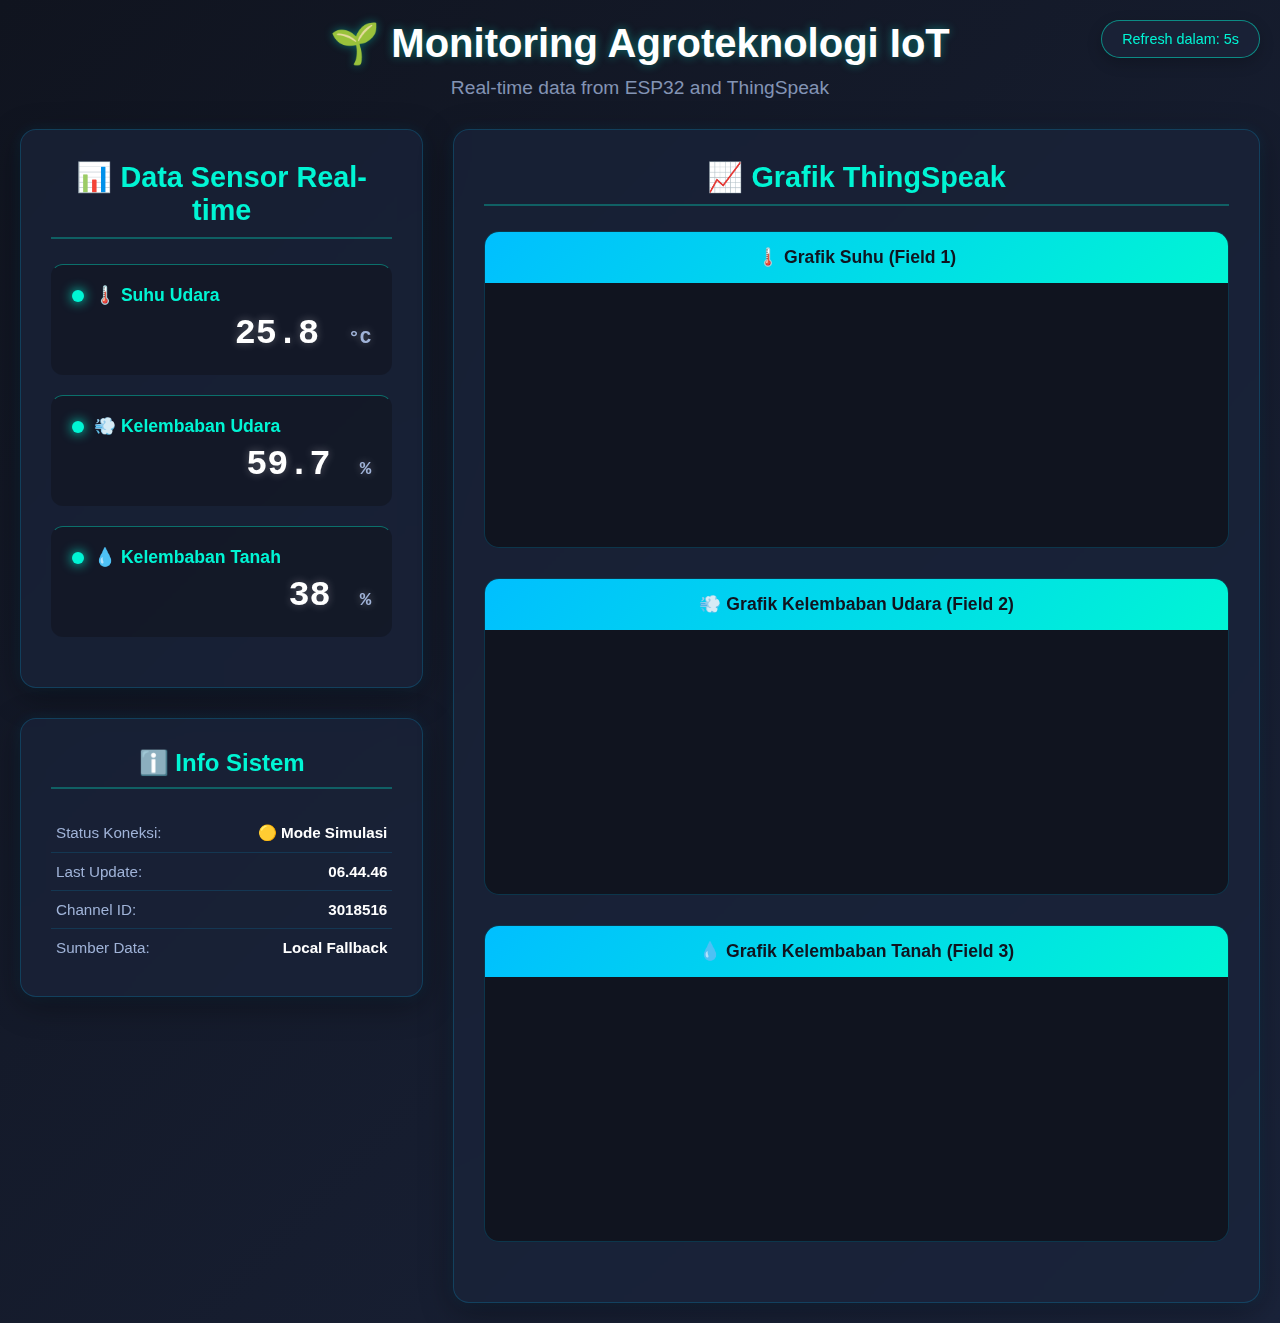
<file: Ujikom/thinspeak/index.html>
<!DOCTYPE html>
<html lang="id">

<head>
    <meta charset="UTF-8">
    <meta name="viewport" content="width=device-width, initial-scale=1.0">
    <title>Monitoring Agroteknologi IoT - UG MURO</title>
    <link rel="stylesheet" href="style.css">
</head>

<body>
    <div class="refresh-indicator">
        <span id="refreshTimer">Refresh dalam: 5s</span>
    </div>

    <header class="header">
        <h1>🌱 Monitoring Agroteknologi IoT</h1>
        <p>Real-time data from ESP32 and ThingSpeak</p>
    </header>

    <div class="container">
        <aside class="left-section">
            <section class="data-panel">
                <h2>📊 Data Sensor Real-time</h2>

                <div class="sensor-card">
                    <div class="sensor-label">
                        <span class="status-indicator"></span>
                        🌡️ Suhu Udara
                    </div>
                    <div class="sensor-value">
                        <span id="temperature">--</span>
                        <span class="sensor-unit">°C</span>
                    </div>
                </div>

                <div class="sensor-card">
                    <div class="sensor-label">
                        <span class="status-indicator"></span>
                        💨 Kelembaban Udara
                    </div>
                    <div class="sensor-value">
                        <span id="humidity">--</span>
                        <span class="sensor-unit">%</span>
                    </div>
                </div>

                <div class="sensor-card">
                    <div class="sensor-label">
                        <span class="status-indicator"></span>
                        💧 Kelembaban Tanah
                    </div>
                    <div class="sensor-value">
                        <span id="soilMoisture">--</span>
                        <span class="sensor-unit">%</span>
                    </div>
                </div>
            </section>

            <section class="info-panel">
                <h3>ℹ️ Info Sistem</h3>
                <div class="info-item">
                    <span>Status Koneksi:</span>
                    <span id="connectionStatus">Menghubungkan...</span>
                </div>
                <div class="info-item">
                    <span>Last Update:</span>
                    <span id="lastUpdate">--</span>
                </div>
                <div class="info-item">
                    <span>Channel ID:</span>
                    <span>3018516</span>
                </div>
                <div class="info-item">
                    <span>Sumber Data:</span>
                    <span id="deviceIP">--</span>
                </div>
            </section>
        </aside>

        <main class="charts-panel">
            <h2>📈 Grafik ThingSpeak</h2>

            <div class="chart-container">
                <h3 class="chart-title">🌡️ Grafik Suhu (Field 1)</h3>
                <iframe
                    src="https://thingspeak.com/channels/3018516/charts/1?bgcolor=%23ffffff&color=%23d62020&dynamic=true&results=60&type=line&update=15"></iframe>
            </div>

            <div class="chart-container">
                <h3 class="chart-title">💨 Grafik Kelembaban Udara (Field 2)</h3>
                <iframe
                    src="https://thingspeak.com/channels/3018516/charts/2?bgcolor=%23ffffff&color=%23ff7f0e&dynamic=true&results=60&type=line&update=15"></iframe>
            </div>

            <div class="chart-container">
                <h3 class="chart-title">💧 Grafik Kelembaban Tanah (Field 3)</h3>
                <iframe
                    src="https://thingspeak.com/channels/3018516/charts/3?bgcolor=%23ffffff&color=%232ca02c&dynamic=true&results=60&type=line&update=15"></iframe>
            </div>
        </main>
    </div>

    <script src="script.js"></script>
</body>

</html>
</file>
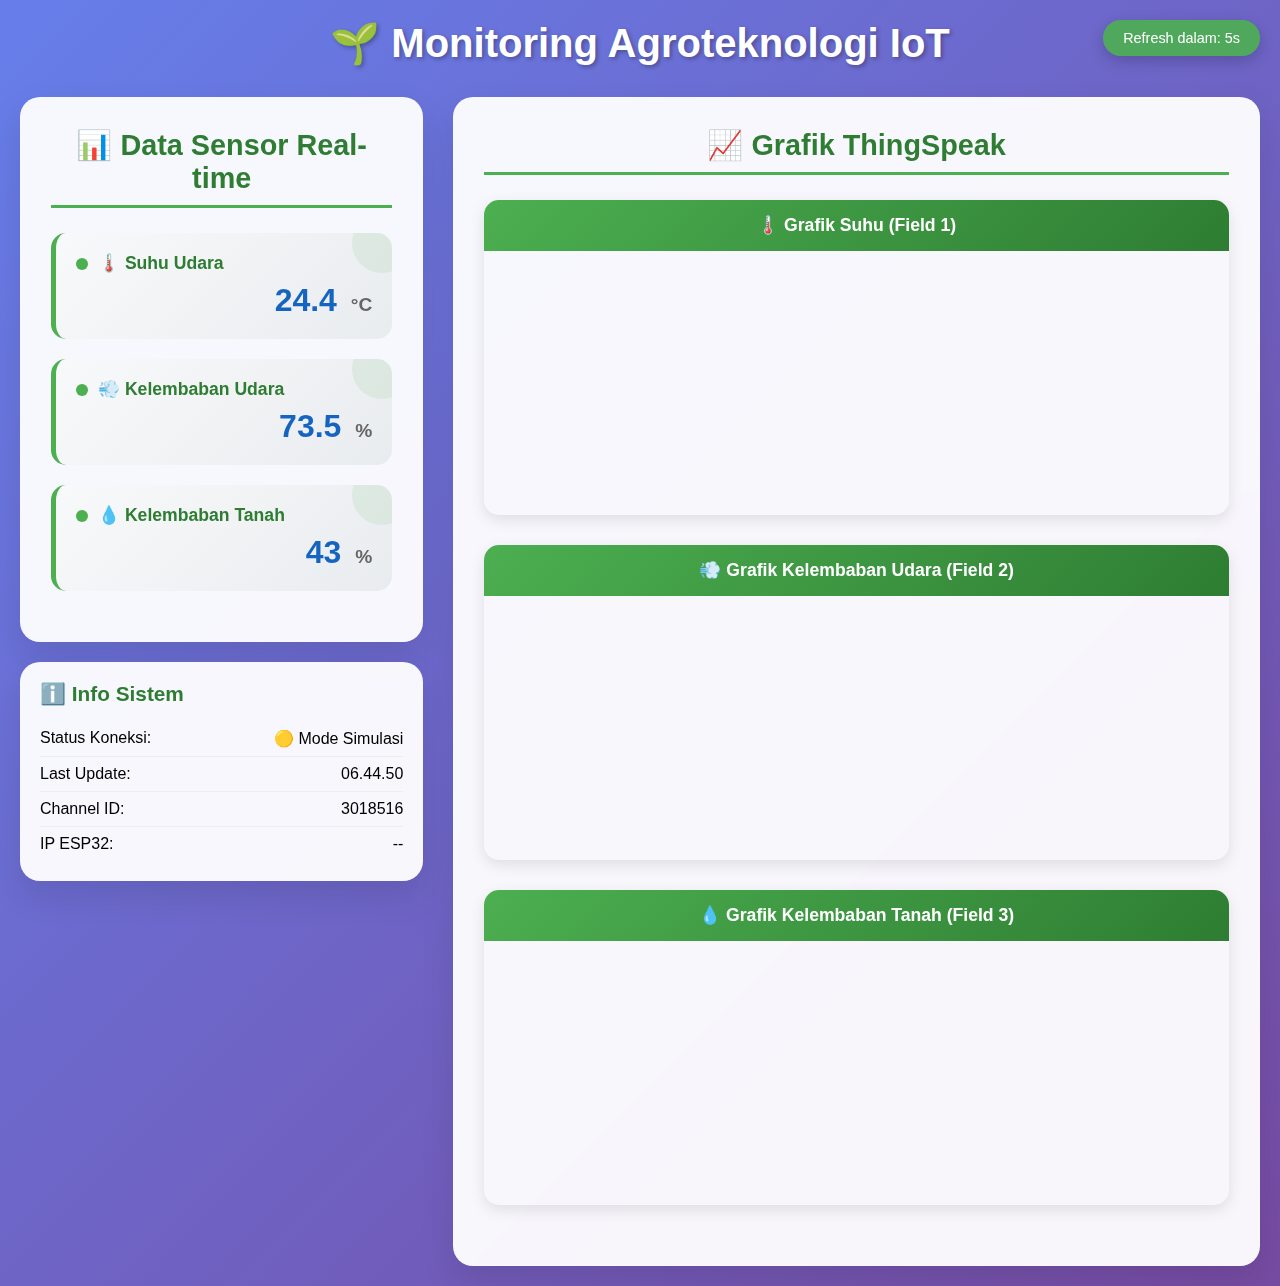
<file: Ujikom/index(thingspeak).html>
<!DOCTYPE html>
<html lang="id">
<head>
    <meta charset="UTF-8">
    <meta name="viewport" content="width=device-width, initial-scale=1.0">
    <title>Monitoring Agroteknologi IoT - UG MURO</title>
    <style>
        * {
            margin: 0;
            padding: 0;
            box-sizing: border-box;
        }

        body {
            font-family: 'Segoe UI', Tahoma, Geneva, Verdana, sans-serif;
            background: linear-gradient(135deg, #667eea 0%, #764ba2 100%);
            min-height: 100vh;
            padding: 20px;
        }

        .header {
            text-align: center;
            color: white;
            margin-bottom: 30px;
        }

        .header h1 {
            font-size: 2.5rem;
            margin-bottom: 10px;
            text-shadow: 2px 2px 4px rgba(0,0,0,0.3);
        }

        .header p {
            font-size: 1.2rem;
            opacity: 0.9;
        }

        .container {
            max-width: 1400px;
            margin: 0 auto;
            display: grid;
            grid-template-columns: 1fr 2fr;
            gap: 30px;
            align-items: start;
        }

        .data-panel {
            background: rgba(255, 255, 255, 0.95);
            backdrop-filter: blur(10px);
            border-radius: 20px;
            padding: 30px;
            box-shadow: 0 15px 35px rgba(0, 0, 0, 0.1);
            border: 1px solid rgba(255, 255, 255, 0.2);
        }

        .data-panel h2 {
            color: #2e7d32;
            margin-bottom: 25px;
            font-size: 1.8rem;
            text-align: center;
            border-bottom: 3px solid #4caf50;
            padding-bottom: 10px;
        }

        .sensor-card {
            background: linear-gradient(135deg, #f8f9fa 0%, #e9ecef 100%);
            border-radius: 15px;
            padding: 20px;
            margin-bottom: 20px;
            border-left: 5px solid #4caf50;
            transition: all 0.3s ease;
            position: relative;
            overflow: hidden;
        }

        .sensor-card:hover {
            transform: translateY(-5px);
            box-shadow: 0 10px 25px rgba(0, 0, 0, 0.15);
        }

        .sensor-card::before {
            content: '';
            position: absolute;
            top: 0;
            right: 0;
            width: 60px;
            height: 60px;
            background: rgba(76, 175, 80, 0.1);
            border-radius: 50%;
            transform: translate(20px, -20px);
        }

        .sensor-label {
            font-weight: 600;
            color: #2e7d32;
            font-size: 1.1rem;
            margin-bottom: 8px;
            display: flex;
            align-items: center;
        }

        .sensor-value {
            font-size: 2rem;
            font-weight: bold;
            color: #1565c0;
            text-align: right;
        }

        .sensor-unit {
            font-size: 1.2rem;
            color: #666;
            margin-left: 5px;
        }

        .status-indicator {
            display: inline-block;
            width: 12px;
            height: 12px;
            background: #4caf50;
            border-radius: 50%;
            margin-right: 10px;
            animation: pulse 2s infinite;
        }

        @keyframes pulse {
            0% { opacity: 1; }
            50% { opacity: 0.5; }
            100% { opacity: 1; }
        }

        .charts-panel {
            background: rgba(255, 255, 255, 0.95);
            backdrop-filter: blur(10px);
            border-radius: 20px;
            padding: 30px;
            box-shadow: 0 15px 35px rgba(0, 0, 0, 0.1);
            border: 1px solid rgba(255, 255, 255, 0.2);
        }

        .charts-panel h2 {
            color: #2e7d32;
            margin-bottom: 25px;
            font-size: 1.8rem;
            text-align: center;
            border-bottom: 3px solid #4caf50;
            padding-bottom: 10px;
        }

        .chart-container {
            margin-bottom: 30px;
            border-radius: 15px;
            overflow: hidden;
            box-shadow: 0 5px 15px rgba(0, 0, 0, 0.1);
        }

        .chart-container iframe {
            width: 100%;
            height: 260px;
            border: none;
            border-radius: 15px;
        }

        .chart-title {
            background: linear-gradient(135deg, #4caf50 0%, #2e7d32 100%);
            color: white;
            padding: 15px;
            font-weight: 600;
            font-size: 1.1rem;
            text-align: center;
        }

        .info-panel {
            background: rgba(255, 255, 255, 0.95);
            backdrop-filter: blur(10px);
            border-radius: 20px;
            padding: 20px;
            margin-top: 20px;
            box-shadow: 0 15px 35px rgba(0, 0, 0, 0.1);
        }

        .info-panel h3 {
            color: #2e7d32;
            margin-bottom: 15px;
            font-size: 1.3rem;
        }

        .info-item {
            display: flex;
            justify-content: space-between;
            padding: 8px 0;
            border-bottom: 1px solid #eee;
        }

        .info-item:last-child {
            border-bottom: none;
        }

        .refresh-indicator {
            position: fixed;
            top: 20px;
            right: 20px;
            background: rgba(76, 175, 80, 0.9);
            color: white;
            padding: 10px 20px;
            border-radius: 25px;
            font-size: 0.9rem;
            box-shadow: 0 5px 15px rgba(0, 0, 0, 0.2);
        }

        @media (max-width: 1200px) {
            .container {
                grid-template-columns: 1fr;
                gap: 20px;
            }
        }

        @media (max-width: 768px) {
            .header h1 {
                font-size: 2rem;
            }
            
            .header p {
                font-size: 1rem;
            }
            
            body {
                padding: 10px;
            }
            
            .data-panel, .charts-panel {
                padding: 20px;
            }
        }
    </style>
</head>
<body>
    <div class="refresh-indicator">
        <span id="refreshTimer">Refresh dalam: 5s</span>
    </div>

    <div class="header">
        <h1>🌱 Monitoring Agroteknologi IoT</h1>
        <p></p>
    </div>

    <div class="container">
        <div class="left-section">
            <div class="data-panel">
                <h2>📊 Data Sensor Real-time</h2>
                
                <div class="sensor-card">
                    <div class="sensor-label">
                        <span class="status-indicator"></span>
                        🌡️ Suhu Udara
                    </div>
                    <div class="sensor-value">
                        <span id="temperature">--</span>
                        <span class="sensor-unit">°C</span>
                    </div>
                </div>

                <div class="sensor-card">
                    <div class="sensor-label">
                        <span class="status-indicator"></span>
                        💨 Kelembaban Udara
                    </div>
                    <div class="sensor-value">
                        <span id="humidity">--</span>
                        <span class="sensor-unit">%</span>
                    </div>
                </div>

                <div class="sensor-card">
                    <div class="sensor-label">
                        <span class="status-indicator"></span>
                        💧 Kelembaban Tanah
                    </div>
                    <div class="sensor-value">
                        <span id="soilMoisture">--</span>
                        <span class="sensor-unit">%</span>
                    </div>
                </div>
            </div>

            <div class="info-panel">
                <h3>ℹ️ Info Sistem</h3>
                <div class="info-item">
                    <span>Status Koneksi:</span>
                    <span id="connectionStatus">🟢 Terhubung</span>
                </div>
                <div class="info-item">
                    <span>Last Update:</span>
                    <span id="lastUpdate">--</span>
                </div>
                <div class="info-item">
                    <span>Channel ID:</span>
                    <span>3018516</span>
                </div>
                <div class="info-item">
                    <span>IP ESP32:</span>
                    <span id="deviceIP">--</span>
                </div>
            </div>
        </div>

        <div class="charts-panel">
            <h2>📈 Grafik ThingSpeak</h2>
            
            <div class="chart-container">
                <div class="chart-title">🌡️ Grafik Suhu (Field 1)</div>
                <iframe src="https://thingspeak.com/channels/3018516/charts/1?bgcolor=%23ffffff&color=%23d62020&dynamic=true&results=60&type=line&update=15"></iframe>
            </div>

            <div class="chart-container">
                <div class="chart-title">💨 Grafik Kelembaban Udara (Field 2)</div>
                <iframe src="https://thingspeak.com/channels/3018516/charts/2?bgcolor=%23ffffff&color=%23ff7f0e&dynamic=true&results=60&type=line&update=15"></iframe>
            </div>

            <div class="chart-container">
                <div class="chart-title">💧 Grafik Kelembaban Tanah (Field 3)</div>
                <iframe src="https://thingspeak.com/channels/3018516/charts/3?bgcolor=%23ffffff&color=%232ca02c&dynamic=true&results=60&type=line&update=15"></iframe>
            </div>
        </div>
    </div>

    <script>
        let refreshTimer = 5;
        let deviceIP = '192.168.1.100'; // Default IP, akan diperbarui secara otomatis

        // Konfigurasi ThingSpeak
        const THINGSPEAK_CHANNEL_ID = '3018516';
        const THINGSPEAK_READ_API_KEY = 'M1CY0C218EVE677G';
        
        // Fungsi untuk mengambil data dari ThingSpeak API
        async function fetchFromThingSpeak() {
            try {
                // Method 1: Direct API call
                let apiUrl = `https://api.thingspeak.com/channels/${THINGSPEAK_CHANNEL_ID}/feeds/last.json?api_key=${THINGSPEAK_READ_API_KEY}`;
                let response = await fetch(apiUrl);
                
                // Jika gagal karena CORS, coba tanpa API key (untuk public channel)
                if (!response.ok) {
                    apiUrl = `https://api.thingspeak.com/channels/${THINGSPEAK_CHANNEL_ID}/feeds/last.json`;
                    response = await fetch(apiUrl);
                }
                
                // Jika masih gagal, coba dengan CORS proxy
                if (!response.ok) {
                    apiUrl = `https://cors-anywhere.herokuapp.com/https://api.thingspeak.com/channels/${THINGSPEAK_CHANNEL_ID}/feeds/last.json`;
                    response = await fetch(apiUrl);
                }
                
                if (response.ok) {
                    const data = await response.json();
                    console.log('ThingSpeak data:', data); // Debug log
                    
                    const thingSpeakData = {
                        temperature: parseFloat(data.field1) || 0,
                        humidity: parseFloat(data.field2) || 0,
                        soil_moisture: parseInt(data.field3) || 0
                    };
                    
                    updateSensorDisplay(thingSpeakData);
                    document.getElementById('connectionStatus').innerHTML = '🟢 ThingSpeak API';
                    document.getElementById('deviceIP').textContent = 'ThingSpeak Cloud';
                    return true;
                } else {
                    console.log('ThingSpeak API response not OK:', response.status);
                }
            } catch (error) {
                console.log('ThingSpeak API error:', error);
            }
            return false;
        }

        // Alternative: Fetch via JSONP (untuk menghindari CORS)
        async function fetchFromThingSpeakJSONP() {
            return new Promise((resolve) => {
                const script = document.createElement('script');
                const callbackName = 'thingspeakCallback_' + Date.now();
                
                window[callbackName] = function(data) {
                    console.log('ThingSpeak JSONP data:', data); // Debug log
                    
                    if (data && data.feeds && data.feeds.length > 0) {
                        const latestData = data.feeds[data.feeds.length - 1];
                        const thingSpeakData = {
                            temperature: parseFloat(latestData.field1) || 0,
                            humidity: parseFloat(latestData.field2) || 0,
                            soil_moisture: parseInt(latestData.field3) || 0
                        };
                        
                        updateSensorDisplay(thingSpeakData);
                        document.getElementById('connectionStatus').innerHTML = '🟢 ThingSpeak JSONP';
                        document.getElementById('deviceIP').textContent = 'ThingSpeak Cloud';
                        resolve(true);
                    } else {
                        resolve(false);
                    }
                    
                    // Cleanup
                    document.head.removeChild(script);
                    delete window[callbackName];
                };
                
                script.src = `https://api.thingspeak.com/channels/${THINGSPEAK_CHANNEL_ID}/feeds.json?results=1&callback=${callbackName}`;
                script.onerror = () => {
                    console.log('JSONP request failed');
                    document.head.removeChild(script);
                    delete window[callbackName];
                    resolve(false);
                };
                
                document.head.appendChild(script);
                
                // Timeout setelah 5 detik
                setTimeout(() => {
                    if (document.head.contains(script)) {
                        document.head.removeChild(script);
                        delete window[callbackName];
                        resolve(false);
                    }
                }, 5000);
            });
        }

        // Fungsi untuk mengambil data dari ESP32 local
        async function fetchFromESP32() {
            try {
                const possibleIPs = ['192.168.1.100', '192.168.4.1', '10.0.0.100'];
                
                for (let ip of possibleIPs) {
                    try {
                        const response = await fetch(`http://${ip}/data`, {
                            method: 'GET',
                            timeout: 3000
                        });
                        
                        if (response.ok) {
                            const data = await response.json();
                            updateSensorDisplay(data);
                            deviceIP = ip;
                            document.getElementById('deviceIP').textContent = ip;
                            document.getElementById('connectionStatus').innerHTML = '🟢 ESP32 Local';
                            return true;
                        }
                    } catch (e) {
                        continue;
                    }
                }
            } catch (error) {
                console.log('ESP32 connection error:', error);
            }
            return false;
        }

        // Fungsi utama untuk mengambil data (prioritas: ESP32 -> ThingSpeak -> JSONP -> Simulasi)
        async function fetchSensorData() {
            console.log('Fetching sensor data...'); // Debug log
            
            // Coba ESP32 dulu (data real-time)
            const esp32Success = await fetchFromESP32();
            if (esp32Success) {
                console.log('Data from ESP32 successful');
                return;
            }
            
            // Jika ESP32 gagal, coba ThingSpeak API
            const thingSpeakSuccess = await fetchFromThingSpeak();
            if (thingSpeakSuccess) {
                console.log('Data from ThingSpeak API successful');
                return;
            }
            
            // Jika API gagal, coba JSONP
            const jsonpSuccess = await fetchFromThingSpeakJSONP();
            if (jsonpSuccess) {
                console.log('Data from ThingSpeak JSONP successful');
                return;
            }
            
            // Jika semua sumber gagal, gunakan data simulasi
            console.log('All sources failed, using simulated data');
            generateSimulatedData();
            document.getElementById('connectionStatus').innerHTML = '🟡 Mode Simulasi';
        }

        // Fungsi untuk memperbarui tampilan sensor
        function updateSensorDisplay(data) {
            document.getElementById('temperature').textContent = data.temperature.toFixed(1);
            document.getElementById('humidity').textContent = data.humidity.toFixed(1);
            document.getElementById('soilMoisture').textContent = data.soil_moisture;
            document.getElementById('lastUpdate').textContent = new Date().toLocaleTimeString('id-ID');
        }

        // Fungsi untuk menghasilkan data simulasi
        function generateSimulatedData() {
            const now = new Date();
            const hour = now.getHours();
            
            // Simulasi data yang realistis berdasarkan waktu
            const baseTemp = 25 + Math.sin((hour - 6) * Math.PI / 12) * 8;
            const baseHumidity = 60 + Math.sin((hour - 3) * Math.PI / 12) * 25;
            const baseSoil = 45 + Math.sin((hour - 9) * Math.PI / 24) * 20;
            
            const simulatedData = {
                temperature: baseTemp + (Math.random() - 0.5) * 2,
                humidity: Math.max(20, Math.min(95, baseHumidity + (Math.random() - 0.5) * 10)),
                soil_moisture: Math.max(10, Math.min(90, Math.round(baseSoil + (Math.random() - 0.5) * 15)))
            };
            
            updateSensorDisplay(simulatedData);
            document.getElementById('lastUpdate').textContent = new Date().toLocaleTimeString('id-ID');
        }

        // Timer untuk refresh otomatis
        function startRefreshTimer() {
            const timerElement = document.getElementById('refreshTimer');
            
            setInterval(() => {
                refreshTimer--;
                timerElement.textContent = `Refresh dalam: ${refreshTimer}s`;
                
                if (refreshTimer <= 0) {
                    fetchSensorData();
                    refreshTimer = 5;
                }
            }, 1000);
        }

        // Inisialisasi saat halaman dimuat
        document.addEventListener('DOMContentLoaded', function() {
            fetchSensorData();
            startRefreshTimer();
            
            // Refresh data setiap 5 detik
            setInterval(fetchSensorData, 5000);
        });

        // Tambahkan event listener untuk refresh manual
        document.addEventListener('keydown', function(event) {
            if (event.key === 'F5' || (event.ctrlKey && event.key === 'r')) {
                fetchSensorData();
                refreshTimer = 5;
            }
        });
    </script>
</body>
</html>
</file>
<file: Ujikom/thinspeak/style.css>
/* --- CYBER FARM (DARK MODE) THEME --- */

/* --- General & Body --- */
* {
    margin: 0;
    padding: 0;
    box-sizing: border-box;
}

body {
    font-family: 'Inter', -apple-system, BlinkMacSystemFont, "Segoe UI", Roboto, Helvetica, Arial, sans-serif;
    background: linear-gradient(135deg, #10141f 0%, #1a233a 100%);
    color: #e0e0e0;
    min-height: 100vh;
    padding: 20px;
}

/* --- Header --- */
.header {
    text-align: center;
    color: #ffffff;
    margin-bottom: 30px;
}

.header h1 {
    font-size: 2.5rem;
    margin-bottom: 10px;
    text-shadow: 0 0 10px rgba(0, 245, 212, 0.4);
    /* Neon glow for title */
}

.header p {
    font-size: 1.2rem;
    opacity: 0.8;
    color: #a0b3d8;
}

/* --- Layout Container --- */
.container {
    max-width: 1400px;
    margin: 0 auto;
    display: grid;
    grid-template-columns: 1fr 2fr;
    gap: 30px;
    align-items: start;
}

/* --- Panels (Shared Styles) --- */
.data-panel,
.charts-panel,
.info-panel {
    background: rgba(26, 35, 58, 0.7);
    /* Dark transparent background */
    backdrop-filter: blur(10px);
    border-radius: 16px;
    padding: 30px;
    border: 1px solid rgba(0, 191, 255, 0.2);
    box-shadow: 0 8px 32px 0 rgba(0, 0, 0, 0.37), 0 0 15px rgba(0, 191, 255, 0.1);
    /* Glow effect */
}

.data-panel h2,
.charts-panel h2,
.info-panel h3 {
    color: #00f5d4;
    /* Vibrant cyan accent */
    margin-bottom: 25px;
    font-size: 1.8rem;
    text-align: center;
    border-bottom: 2px solid rgba(0, 245, 212, 0.3);
    padding-bottom: 10px;
}

/* --- Sensor Cards --- */
.sensor-card {
    background: rgba(16, 20, 31, 0.6);
    border-radius: 12px;
    padding: 20px;
    margin-bottom: 20px;
    border: 1px solid transparent;
    border-top: 1px solid rgba(0, 245, 212, 0.4);
    transition: all 0.3s ease;
}

.sensor-card:hover {
    transform: translateY(-5px);
    background: rgba(20, 25, 40, 0.9);
    box-shadow: 0 0 20px rgba(0, 245, 212, 0.3);
    /* Glow on hover */
    border: 1px solid rgba(0, 245, 212, 0.4);
}

.sensor-label {
    font-weight: 600;
    color: #00f5d4;
    font-size: 1.1rem;
    margin-bottom: 8px;
    display: flex;
    align-items: center;
}

.sensor-value {
    font-family: 'Roboto Mono', monospace;
    font-size: 2.2rem;
    font-weight: bold;
    color: #ffffff;
    text-align: right;
    text-shadow: 0 0 8px rgba(255, 255, 255, 0.3);
}

.sensor-unit {
    font-size: 1.2rem;
    color: #a0b3d8;
    margin-left: 8px;
}

/* --- Status Indicators --- */
.status-indicator {
    width: 12px;
    height: 12px;
    background: #00f5d4;
    border-radius: 50%;
    margin-right: 10px;
    box-shadow: 0 0 12px #00f5d4;
    animation: pulse-glow 2s infinite;
}

@keyframes pulse-glow {
    0% {
        box-shadow: 0 0 12px #00f5d4;
        opacity: 1;
    }

    50% {
        box-shadow: 0 0 20px #00f5d4;
        opacity: 0.7;
    }

    100% {
        box-shadow: 0 0 12px #00f5d4;
        opacity: 1;
    }
}

/* --- Charts Section --- */
.chart-container {
    margin-bottom: 30px;
    border-radius: 15px;
    overflow: hidden;
    background-color: #10141f;
    border: 1px solid rgba(0, 191, 255, 0.2);
}

.chart-container iframe {
    width: 100%;
    height: 260px;
    border: none;
    /* The iframe background is controlled by ThingSpeak URL params, which we keep */
}

.chart-title {
    background: linear-gradient(135deg, #00bfff 0%, #00f5d4 100%);
    color: #10141f;
    /* Dark text on bright background */
    padding: 15px;
    font-weight: 700;
    font-size: 1.1rem;
    text-align: center;
}

/* --- Info Panel --- */
.info-panel {
    margin-top: 30px;
}

.info-panel h3 {
    font-size: 1.5rem;
}

.info-item {
    display: flex;
    justify-content: space-between;
    padding: 10px 5px;
    border-bottom: 1px solid rgba(0, 191, 255, 0.15);
    font-size: 0.95rem;
}

.info-item span:first-child {
    color: #a0b3d8;
}

.info-item span:last-child {
    font-weight: 600;
    color: #ffffff;
}

.info-item:last-child {
    border-bottom: none;
}

/* --- Floating Refresh Indicator --- */
.refresh-indicator {
    position: fixed;
    top: 20px;
    right: 20px;
    background: rgba(26, 35, 58, 0.8);
    backdrop-filter: blur(5px);
    color: #00f5d4;
    padding: 10px 20px;
    border-radius: 25px;
    font-size: 0.9rem;
    border: 1px solid rgba(0, 245, 212, 0.5);
    box-shadow: 0 5px 15px rgba(0, 0, 0, 0.2);
    z-index: 1000;
}

/* --- Responsive Design --- */
@media (max-width: 1200px) {
    .container {
        grid-template-columns: 1fr;
    }

    .info-panel {
        margin-top: 0;
        /* No extra margin when stacked */
    }
}

@media (max-width: 768px) {
    body {
        padding: 10px;
    }

    .header h1 {
        font-size: 2rem;
    }

    .header p {
        font-size: 1rem;
    }

    .data-panel,
    .charts-panel,
    .info-panel {
        padding: 20px;
        border-radius: 12px;
    }
}
</file>
